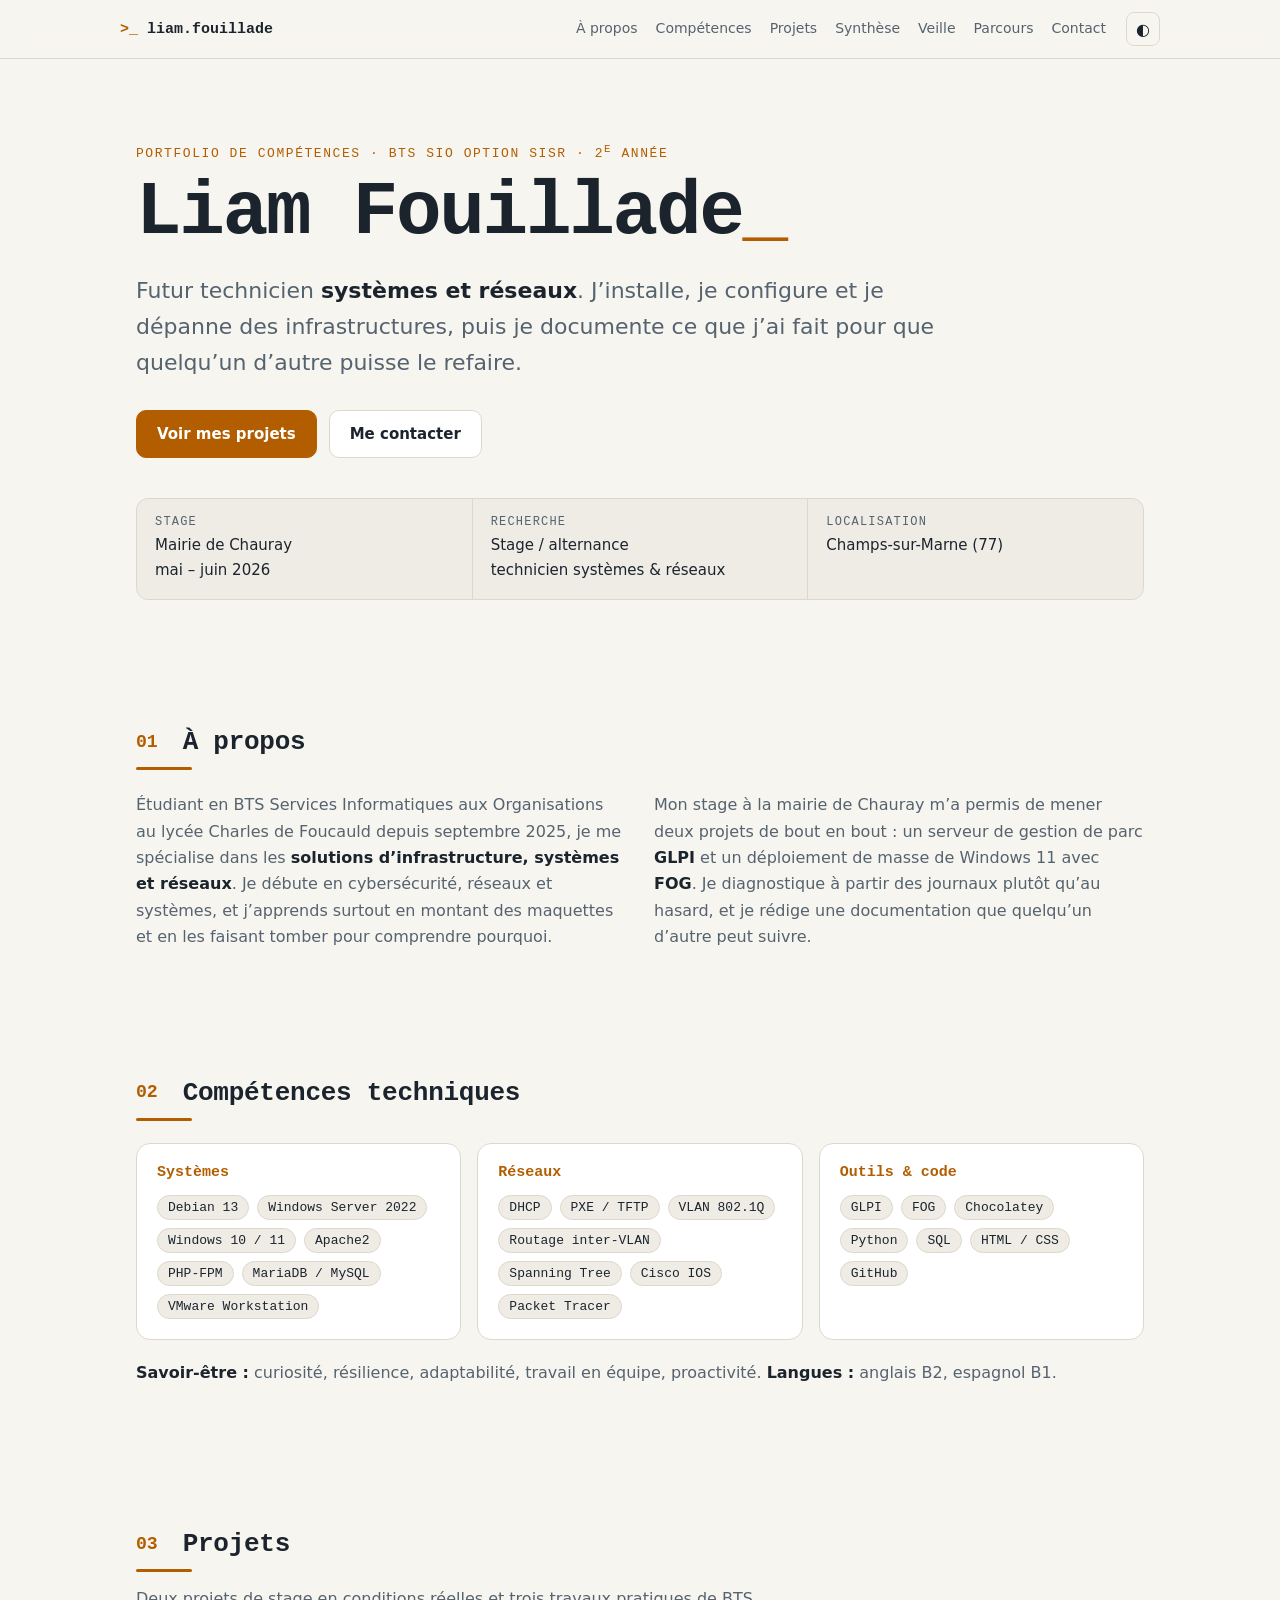
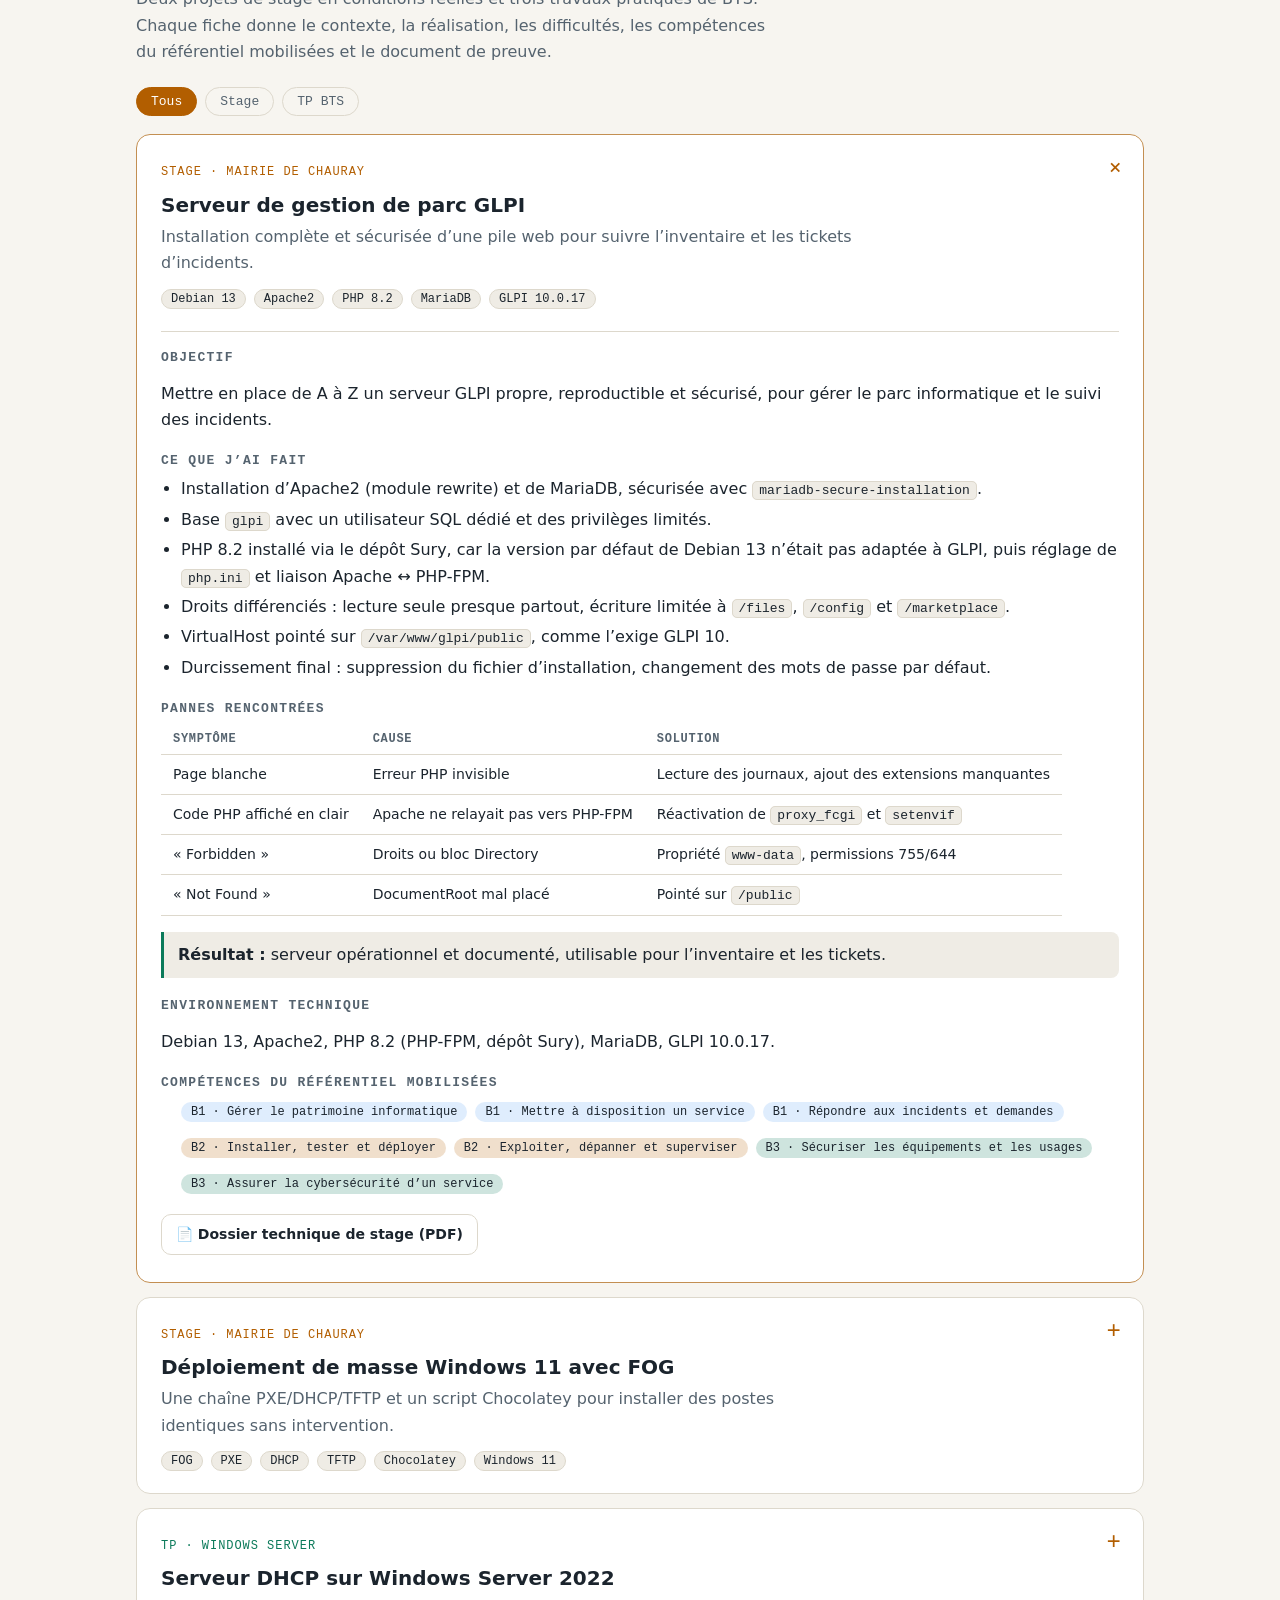
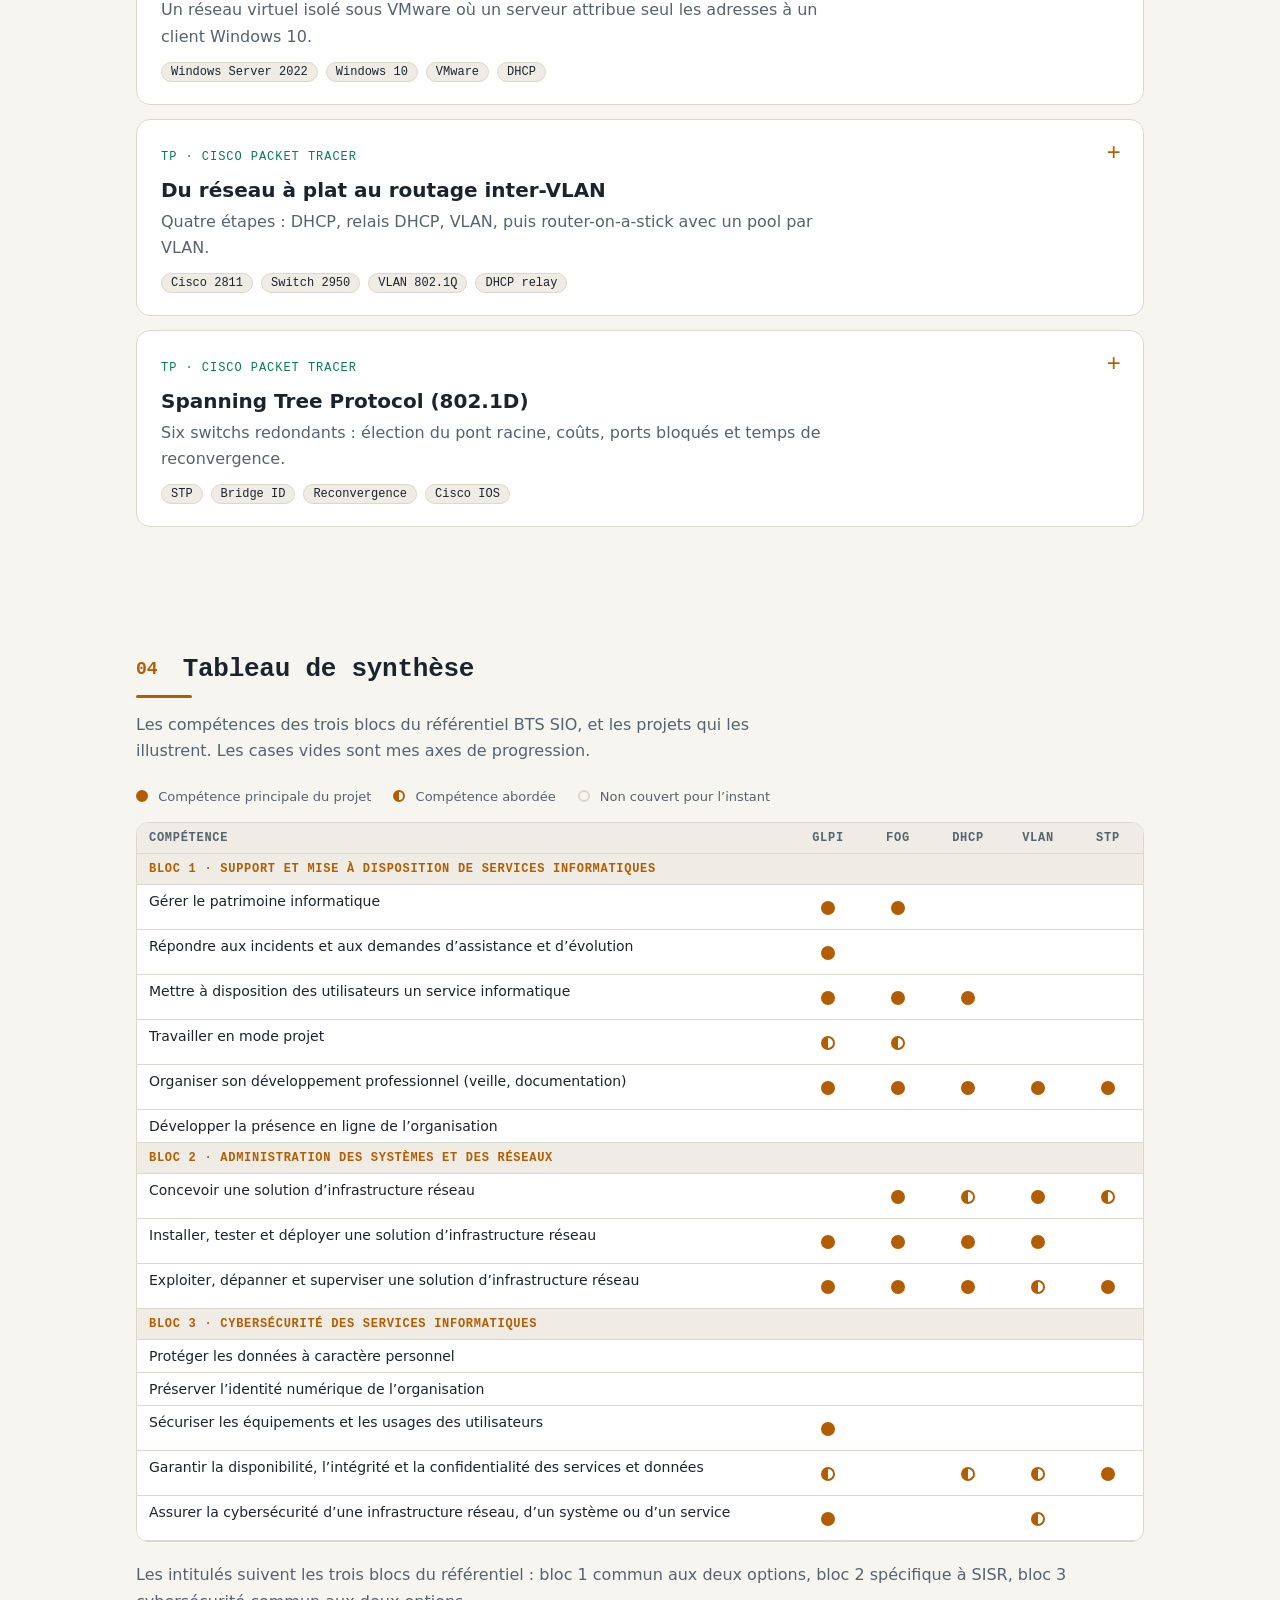
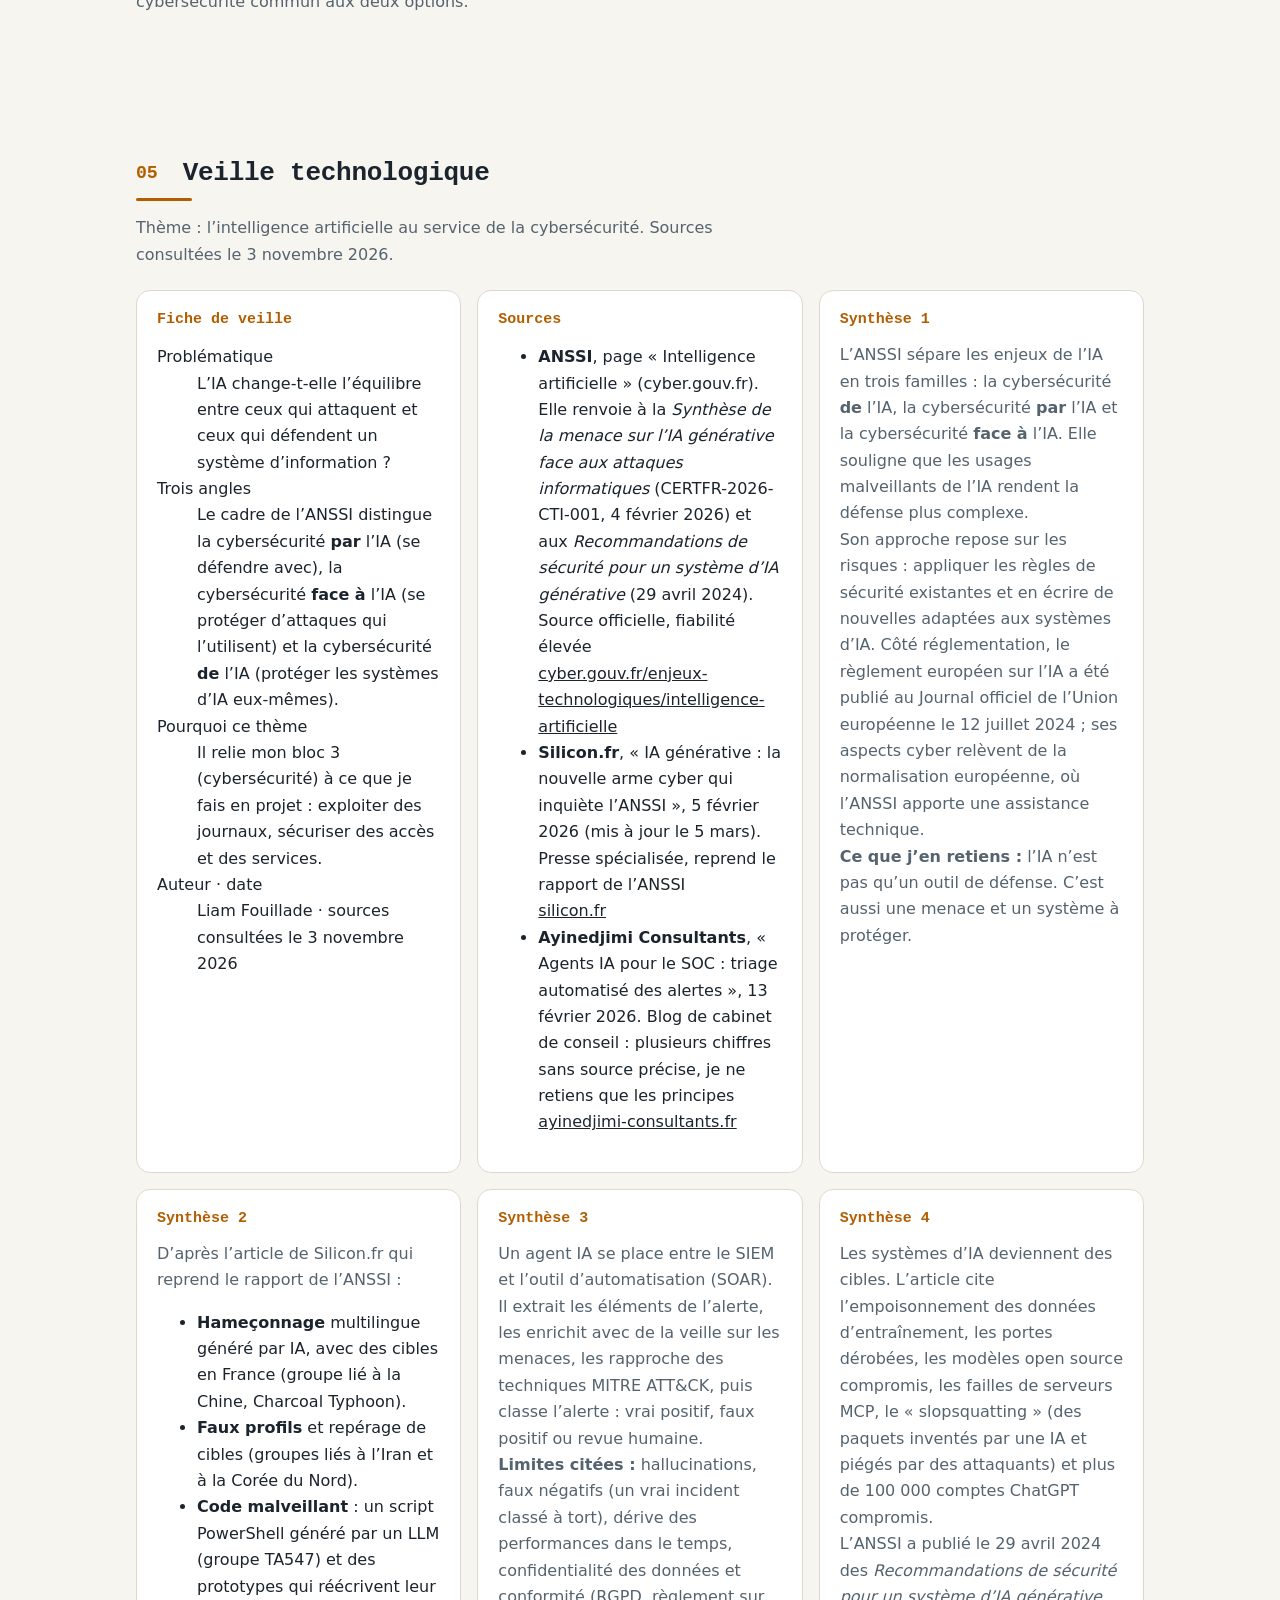
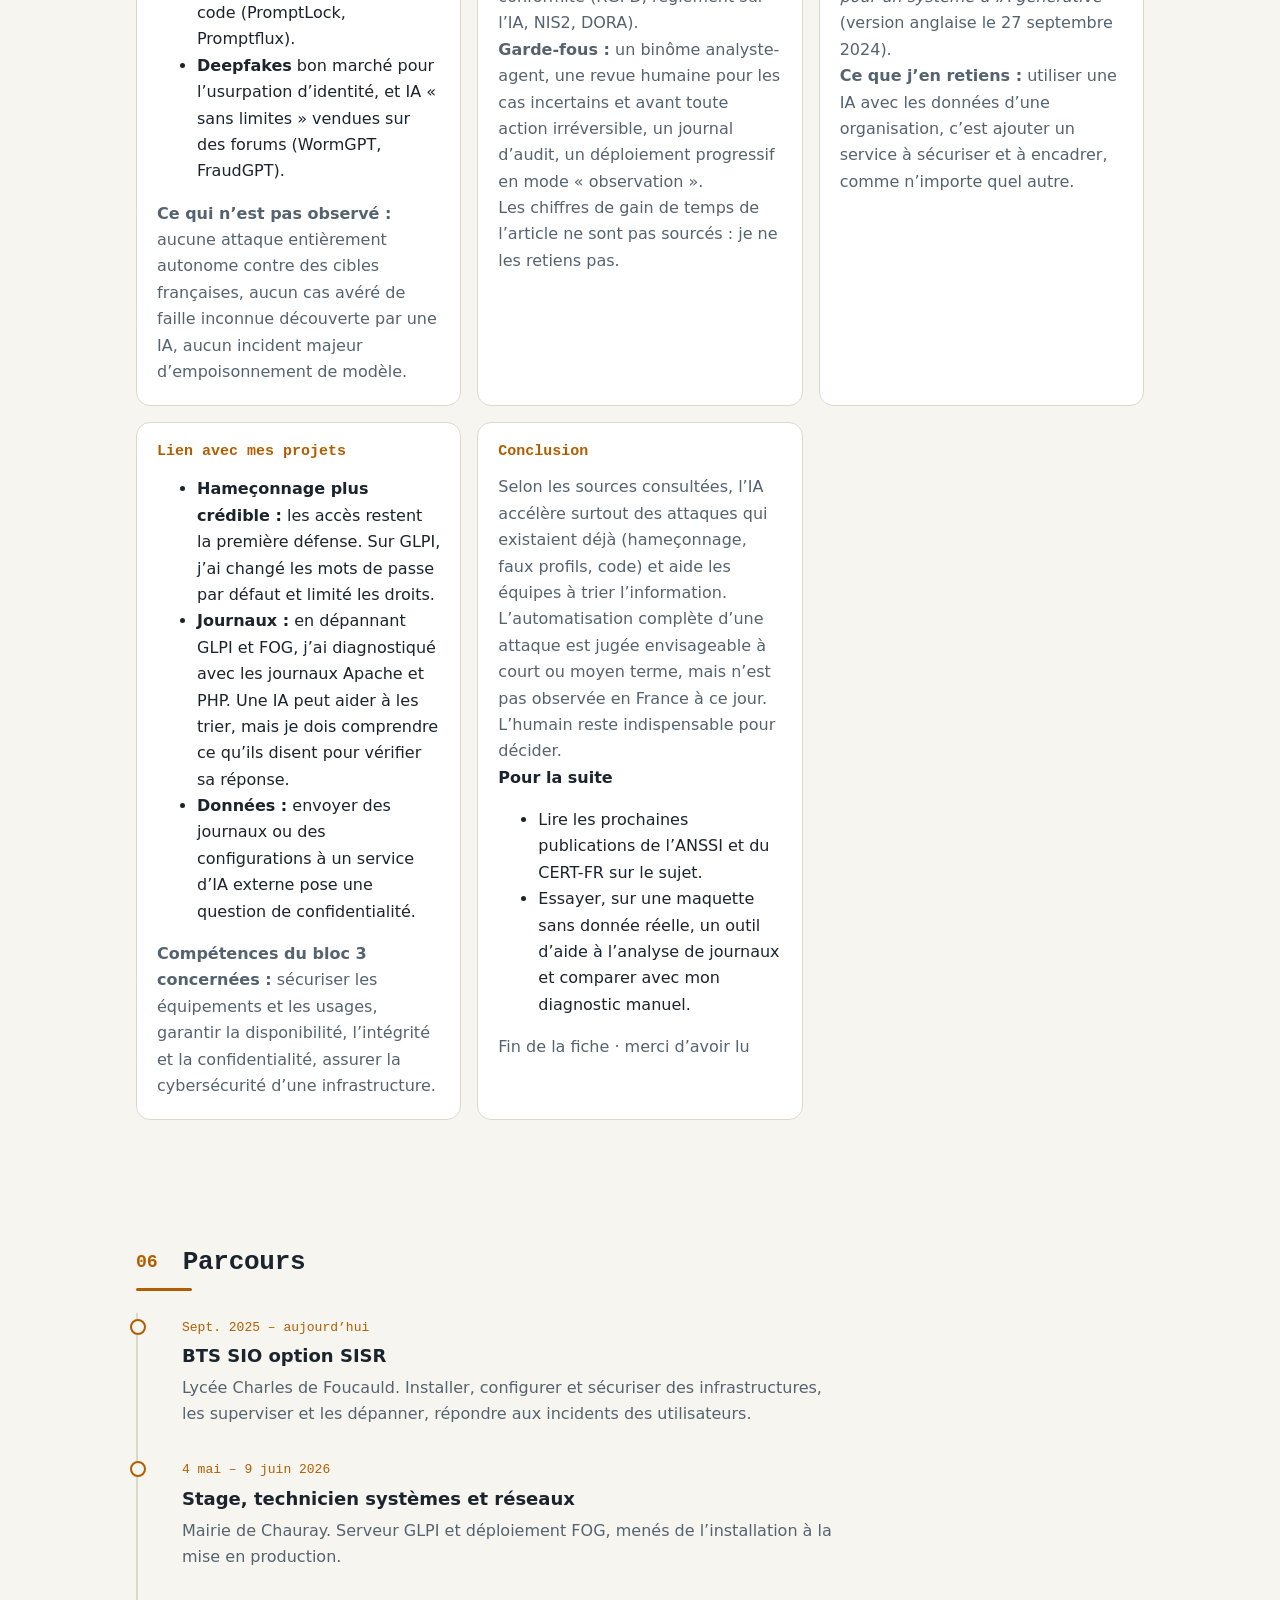
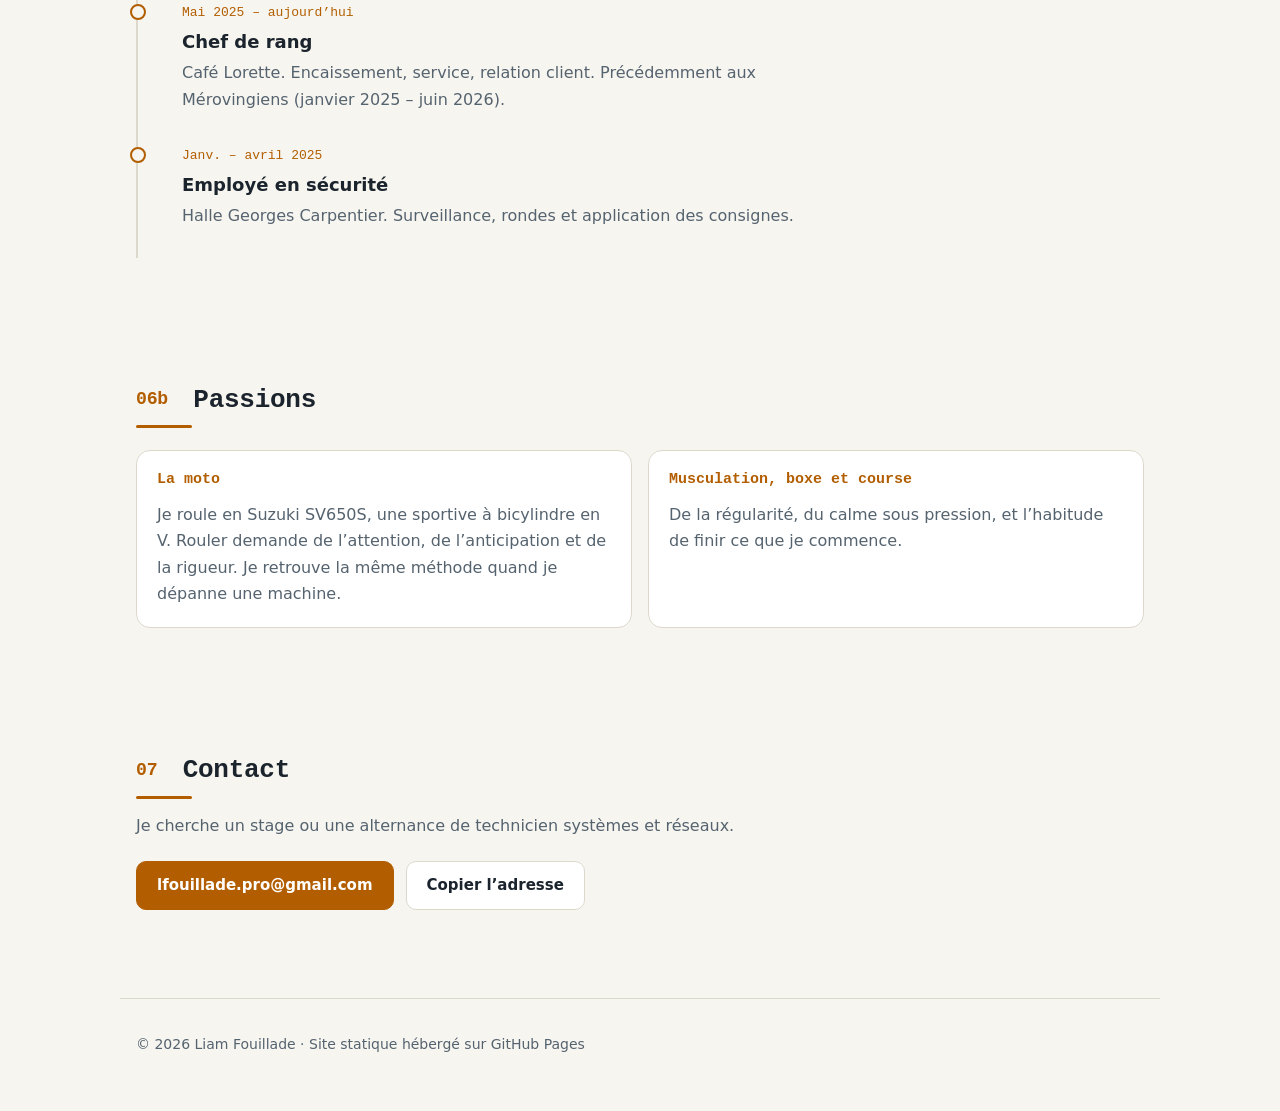
<file: classique.html>
<!doctype html>
<html lang="fr">
<head>
<meta charset="utf-8">
<meta name="viewport" content="width=device-width, initial-scale=1">
<title>Liam Fouillade — Systèmes & Réseaux</title>
<meta name="description" content="Portfolio de Liam Fouillade, étudiant en BTS SIO option SISR : GLPI, FOG, DHCP, VLAN, Spanning Tree.">
<link rel="icon" href="data:image/svg+xml,%3Csvg xmlns='http://www.w3.org/2000/svg' viewBox='0 0 32 32'%3E%3Crect width='32' height='32' rx='7' fill='%230f1720'/%3E%3Ctext x='16' y='22' font-family='monospace' font-size='16' font-weight='700' text-anchor='middle' fill='%23f5a623'%3E%3E_%3C/text%3E%3C/svg%3E">
<script>document.documentElement.classList.add("js")</script>
<link rel="stylesheet" href="style.css">
</head>
<body>
<a class="skip" href="#projets">Aller aux projets</a>
<div id="progress" aria-hidden="true"></div>

<header class="top">
  <a class="brand" href="#top" aria-label="Accueil"><span class="prompt">&gt;_</span> liam.fouillade</a>
  <nav aria-label="Navigation principale">
    <a href="#apropos">À propos</a>
    <a href="#competences">Compétences</a>
    <a href="#projets">Projets</a>
    <a href="#synthese">Synthèse</a>
    <a href="#veille">Veille</a>
    <a href="#parcours">Parcours</a>
    <a href="#contact">Contact</a>
  </nav>
  <button id="theme" class="theme" type="button" aria-label="Changer de thème">◐</button>
</header>

<main id="top">
  <section class="hero">
    <p class="eyebrow">Portfolio de compétences · BTS SIO option SISR · 2<sup>e</sup> année</p>
    <h1>Liam Fouillade<span class="cursor" aria-hidden="true">_</span></h1>
    <p class="lead">Futur technicien <strong>systèmes et réseaux</strong>. J’installe, je configure et je dépanne des infrastructures, puis je documente ce que j’ai fait pour que quelqu’un d’autre puisse le refaire.</p>
    <div class="cta">
      <a class="btn primary" href="#projets">Voir mes projets</a>
      <a class="btn" href="mailto:lfouillade.pro@gmail.com">Me contacter</a>
    </div>
    <dl class="facts">
      <div><dt>Stage</dt><dd>Mairie de Chauray<br>mai – juin 2026</dd></div>
      <div><dt>Recherche</dt><dd>Stage / alternance<br>technicien systèmes & réseaux</dd></div>
      <div><dt>Localisation</dt><dd>Champs-sur-Marne (77)</dd></div>
    </dl>
  </section>

  <section id="apropos">
    <h2><span class="num">01</span> À propos</h2>
    <div class="two">
      <p>Étudiant en BTS Services Informatiques aux Organisations au lycée Charles de Foucauld depuis septembre 2025, je me spécialise dans les <strong>solutions d’infrastructure, systèmes et réseaux</strong>. Je débute en cybersécurité, réseaux et systèmes, et j’apprends surtout en montant des maquettes et en les faisant tomber pour comprendre pourquoi.</p>
      <p>Mon stage à la mairie de Chauray m’a permis de mener deux projets de bout en bout : un serveur de gestion de parc <strong>GLPI</strong> et un déploiement de masse de Windows 11 avec <strong>FOG</strong>. Je diagnostique à partir des journaux plutôt qu’au hasard, et je rédige une documentation que quelqu’un d’autre peut suivre.</p>
    </div>
  </section>

  <section id="competences">
    <h2><span class="num">02</span> Compétences techniques</h2>
    <div class="grid3">
      <article class="card">
        <h3>Systèmes</h3>
        <ul class="tags">
          <li>Debian 13</li><li>Windows Server 2022</li><li>Windows 10 / 11</li><li>Apache2</li><li>PHP-FPM</li><li>MariaDB / MySQL</li><li>VMware Workstation</li>
        </ul>
      </article>
      <article class="card">
        <h3>Réseaux</h3>
        <ul class="tags">
          <li>DHCP</li><li>PXE / TFTP</li><li>VLAN 802.1Q</li><li>Routage inter-VLAN</li><li>Spanning Tree</li><li>Cisco IOS</li><li>Packet Tracer</li>
        </ul>
      </article>
      <article class="card">
        <h3>Outils & code</h3>
        <ul class="tags">
          <li>GLPI</li><li>FOG</li><li>Chocolatey</li><li>Python</li><li>SQL</li><li>HTML / CSS</li><li>GitHub</li>
        </ul>
      </article>
    </div>
    <p class="note"><strong>Savoir-être :</strong> curiosité, résilience, adaptabilité, travail en équipe, proactivité. <strong>Langues :</strong> anglais B2, espagnol B1.</p>
  </section>

  <section id="projets">
    <h2><span class="num">03</span> Projets</h2>
    <p class="sub">Deux projets de stage en conditions réelles et trois travaux pratiques de BTS. Chaque fiche donne le contexte, la réalisation, les difficultés, les compétences du référentiel mobilisées et le document de preuve.</p>

    <div class="filters" role="group" aria-label="Filtrer les projets">
      <button class="chip on" data-f="all" type="button">Tous</button>
      <button class="chip" data-f="stage" type="button">Stage</button>
      <button class="chip" data-f="tp" type="button">TP BTS</button>
    </div>

    <div class="projects">

      <details class="project" data-k="stage" open>
        <summary>
          <span class="badge">Stage · Mairie de Chauray</span>
          <h3>Serveur de gestion de parc GLPI</h3>
          <p>Installation complète et sécurisée d’une pile web pour suivre l’inventaire et les tickets d’incidents.</p>
          <ul class="tags small"><li>Debian 13</li><li>Apache2</li><li>PHP 8.2</li><li>MariaDB</li><li>GLPI 10.0.17</li></ul>
        </summary>
        <div class="body">
          <h4>Objectif</h4>
          <p>Mettre en place de A à Z un serveur GLPI propre, reproductible et sécurisé, pour gérer le parc informatique et le suivi des incidents.</p>
          <h4>Ce que j’ai fait</h4>
          <ul>
            <li>Installation d’Apache2 (module rewrite) et de MariaDB, sécurisée avec <code>mariadb-secure-installation</code>.</li>
            <li>Base <code>glpi</code> avec un utilisateur SQL dédié et des privilèges limités.</li>
            <li>PHP 8.2 installé via le dépôt Sury, car la version par défaut de Debian 13 n’était pas adaptée à GLPI, puis réglage de <code>php.ini</code> et liaison Apache ↔ PHP-FPM.</li>
            <li>Droits différenciés : lecture seule presque partout, écriture limitée à <code>/files</code>, <code>/config</code> et <code>/marketplace</code>.</li>
            <li>VirtualHost pointé sur <code>/var/www/glpi/public</code>, comme l’exige GLPI 10.</li>
            <li>Durcissement final : suppression du fichier d’installation, changement des mots de passe par défaut.</li>
          </ul>
          <h4>Pannes rencontrées</h4>
          <table>
            <thead><tr><th>Symptôme</th><th>Cause</th><th>Solution</th></tr></thead>
            <tbody>
              <tr><td>Page blanche</td><td>Erreur PHP invisible</td><td>Lecture des journaux, ajout des extensions manquantes</td></tr>
              <tr><td>Code PHP affiché en clair</td><td>Apache ne relayait pas vers PHP-FPM</td><td>Réactivation de <code>proxy_fcgi</code> et <code>setenvif</code></td></tr>
              <tr><td>« Forbidden »</td><td>Droits ou bloc Directory</td><td>Propriété <code>www-data</code>, permissions 755/644</td></tr>
              <tr><td>« Not Found »</td><td>DocumentRoot mal placé</td><td>Pointé sur <code>/public</code></td></tr>
            </tbody>
          </table>
          <p class="result"><strong>Résultat :</strong> serveur opérationnel et documenté, utilisable pour l’inventaire et les tickets.</p>
                  <h4>Environnement technique</h4>
          <p>Debian 13, Apache2, PHP 8.2 (PHP-FPM, dépôt Sury), MariaDB, GLPI 10.0.17.</p>
          <h4>Compétences du référentiel mobilisées</h4>
          <ul class="tags small skills"><li class="b1">B1 · Gérer le patrimoine informatique</li><li class="b1">B1 · Mettre à disposition un service</li><li class="b1">B1 · Répondre aux incidents et demandes</li><li class="b2">B2 · Installer, tester et déployer</li><li class="b2">B2 · Exploiter, dépanner et superviser</li><li class="b3">B3 · Sécuriser les équipements et les usages</li><li class="b3">B3 · Assurer la cybersécurité d’un service</li></ul>
          <p class="doc"><a class="btn" href="docs/dossier-stage-glpi-fog.pdf" target="_blank" rel="noopener">📄 Dossier technique de stage (PDF)</a></p>
        </div>
      </details>

      <details class="project" data-k="stage">
        <summary>
          <span class="badge">Stage · Mairie de Chauray</span>
          <h3>Déploiement de masse Windows 11 avec FOG</h3>
          <p>Une chaîne PXE/DHCP/TFTP et un script Chocolatey pour installer des postes identiques sans intervention.</p>
          <ul class="tags small"><li>FOG</li><li>PXE</li><li>DHCP</li><li>TFTP</li><li>Chocolatey</li><li>Windows 11</li></ul>
        </summary>
        <div class="body">
          <h4>Objectif</h4>
          <p>Déployer Windows 11 et un socle logiciel complet sur plusieurs postes à la fois, sans réinstaller chaque machine à la main.</p>
          <h4>Architecture</h4>
          <ul>
            <li>Serveur FOG : interface web, stockage des images, tâches de capture et de déploiement.</li>
            <li>DHCP sur le serveur FOG avec options PXE 66/67 pour que les postes trouvent le démarrage réseau.</li>
            <li>Poste modèle Windows 11 capturé en image disque multi-partitions (<code>Win11full</code>).</li>
          </ul>
          <h4>Automatisation</h4>
          <p>Une tâche planifiée lance au premier démarrage un script qui installe via Chocolatey les logiciels courants (navigateurs, VLC, LibreOffice, Adobe Reader, TeamViewer, Citrix Workspace, Office 365…) et via des installateurs locaux les outils spécifiques. La tâche se supprime ensuite pour éviter toute réinstallation.</p>
          <h4>Pannes rencontrées</h4>
          <table>
            <thead><tr><th>Symptôme</th><th>Cause</th><th>Solution</th></tr></thead>
            <tbody>
              <tr><td>Capture réussie, finalisation en échec</td><td>Compte FTP de FOG mal configuré</td><td>Correction du compte <code>fogproject</code></td></tr>
              <tr><td>Image <code>Win11</code> inutilisable</td><td>Fichier vide, capture mal finalisée</td><td>Récupération depuis le dossier temporaire, bascule sur <code>Win11full</code></td></tr>
              <tr><td>Blocages de droits</td><td>Permissions sur <code>/images</code></td><td>Ouverture temporaire, propriété rétablie</td></tr>
            </tbody>
          </table>
          <p class="result"><strong>Résultat :</strong> parc déployé de façon homogène, avec une procédure réutilisable.</p>
                  <h4>Environnement technique</h4>
          <p>Serveur FOG, DHCP avec options PXE 66/67, TFTP, FTP/NFS, poste modèle Windows 11, Chocolatey.</p>
          <h4>Compétences du référentiel mobilisées</h4>
          <ul class="tags small skills"><li class="b1">B1 · Gérer le patrimoine informatique</li><li class="b1">B1 · Mettre à disposition un service</li><li class="b2">B2 · Concevoir une solution d’infrastructure</li><li class="b2">B2 · Installer, tester et déployer</li><li class="b2">B2 · Exploiter, dépanner et superviser</li></ul>
          <p class="doc"><a class="btn" href="docs/dossier-stage-glpi-fog.pdf" target="_blank" rel="noopener">📄 Dossier technique de stage (PDF)</a></p>
        </div>
      </details>

      <details class="project" data-k="tp">
        <summary>
          <span class="badge alt">TP · Windows Server</span>
          <h3>Serveur DHCP sur Windows Server 2022</h3>
          <p>Un réseau virtuel isolé sous VMware où un serveur attribue seul les adresses à un client Windows 10.</p>
          <ul class="tags small"><li>Windows Server 2022</li><li>Windows 10</li><li>VMware</li><li>DHCP</li></ul>
        </summary>
        <div class="body">
          <h4>Objectif</h4>
          <p>Faire distribuer automatiquement une adresse IP par un serveur Windows Server 2022 à un poste Windows 10, sans interférence.</p>
          <h4>Démarche</h4>
          <ul>
            <li>Analyse des réseaux VMware : VMnet1 et VMnet8 ont déjà un DHCP intégré qui entrerait en concurrence, et le mode Bridged risquerait de distribuer des adresses sur le vrai réseau.</li>
            <li>Choix d’un <strong>LAN Segment</strong> : réseau totalement isolé où le serveur est le seul DHCP.</li>
            <li>IP statique pour le serveur, hors de la plage distribuée, puis installation du rôle DHCP.</li>
            <li>Création de l’étendue <code>LANM2L</code> : 172.16.2.10 à 172.16.2.16, masque 255.255.255.0.</li>
          </ul>
          <p class="result"><strong>Résultat :</strong> le client a reçu 172.16.2.10, la première adresse de la plage. La documentation inclut un tableau de dépannage (adresse VMware reçue, pare-feu ICMP, étendue désactivée, plage pleine) et un glossaire.</p>
                  <h4>Environnement technique</h4>
          <p>VMware Workstation, Windows Server 2022, Windows 10 (build 19045), LAN Segment isolé, étendue 172.16.2.10 à 172.16.2.16.</p>
          <h4>Compétences du référentiel mobilisées</h4>
          <ul class="tags small skills"><li class="b1">B1 · Mettre à disposition un service</li><li class="b2">B2 · Installer, tester et déployer</li><li class="b2">B2 · Exploiter, dépanner et superviser</li></ul>
          <p class="doc"><a class="btn" href="docs/tp-dhcp-windows-server.pdf" target="_blank" rel="noopener">📄 Documentation du TP DHCP (PDF)</a></p>
        </div>
      </details>

      <details class="project" data-k="tp">
        <summary>
          <span class="badge alt">TP · Cisco Packet Tracer</span>
          <h3>Du réseau à plat au routage inter-VLAN</h3>
          <p>Quatre étapes : DHCP, relais DHCP, VLAN, puis router-on-a-stick avec un pool par VLAN.</p>
          <ul class="tags small"><li>Cisco 2811</li><li>Switch 2950</li><li>VLAN 802.1Q</li><li>DHCP relay</li></ul>
        </summary>
        <div class="body">
          <h4>Progression</h4>
          <table>
            <thead><tr><th>Étape</th><th>Configuration</th><th>Résultat</th></tr></thead>
            <tbody>
              <tr><td>1</td><td>Serveur DHCP et 4 PC sur un même switch</td><td>Tous adressés, sans routeur</td></tr>
              <tr><td>2</td><td>Routeur avec relais DHCP (<code>ip helper-address</code>)</td><td>Tous adressés, un seul réseau</td></tr>
              <tr><td>3</td><td>VLAN 2 INFO et VLAN 3 VENTE sur le switch</td><td>VLAN isolés, pas d’adresse</td></tr>
              <tr><td>4</td><td>Trunk 802.1Q, sous-interfaces dot1Q, un pool par VLAN</td><td>VLAN séparés et routés entre eux</td></tr>
            </tbody>
          </table>
          <h4>Plan d’adressage final</h4>
          <p>VLAN 2 INFO en 172.16.0.0/24 (passerelle .254) et VLAN 3 VENTE en 172.17.0.0/24 (passerelle .254), réseau serveur en 172.18.0.0/24.</p>
          <h4>Esprit critique</h4>
          <p>J’ai relu mon propre fichier et relevé trois anomalies : une adresse résiduelle sur l’interface physique, deux pools couvrant la même plage, et un nom de pool avec une espace finale. J’ai aussi vérifié que la documentation ne dise rien de plus que ce que je sais expliquer.</p>
                  <h4>Environnement technique</h4>
          <p>Cisco Packet Tracer : routeur 2811, switch 2950-24, Server-PT, 4 PC. VLAN 2 INFO, VLAN 3 VENTE, trunk 802.1Q, sous-interfaces dot1Q.</p>
          <h4>Compétences du référentiel mobilisées</h4>
          <ul class="tags small skills"><li class="b2">B2 · Concevoir une solution d’infrastructure</li><li class="b2">B2 · Installer, tester et déployer</li><li class="b3">B3 · Segmenter pour sécuriser un réseau</li></ul>
          <p class="doc"><a class="btn" href="docs/tp-vlan-routage-inter-vlan.pdf" target="_blank" rel="noopener">📄 Documentation du TP VLAN (PDF)</a></p>
        </div>
      </details>

      <details class="project" data-k="tp">
        <summary>
          <span class="badge alt">TP · Cisco Packet Tracer</span>
          <h3>Spanning Tree Protocol (802.1D)</h3>
          <p>Six switchs redondants : élection du pont racine, coûts, ports bloqués et temps de reconvergence.</p>
          <ul class="tags small"><li>STP</li><li>Bridge ID</li><li>Reconvergence</li><li>Cisco IOS</li></ul>
        </summary>
        <div class="body">
          <h4>Objectif</h4>
          <p>Comprendre comment STP supprime les boucles d’un réseau redondant et comment il se rétablit après une panne.</p>
          <h4>Quatre scénarios testés</h4>
          <ul>
            <li><strong>Coupure d’un lien :</strong> un port bloqué prend le relais, avec 10 pings perdus pendant la reconvergence (30 à 50 s).</li>
            <li><strong>Liens Gigabit :</strong> STP préfère un chemin à deux sauts (coût 4 + 4 = 8) au lien direct FastEthernet (19).</li>
            <li><strong>Changement de priorité :</strong> <code>spanning-tree vlan 1 priority 8192</code> fait de SW2 le nouveau pont racine.</li>
            <li><strong>Panne du pont racine :</strong> avec un <code>ping -t</code> continu, 5 paquets perdus sur 157, puis SW1 est élu racine à la plus petite adresse MAC.</li>
          </ul>
          <h4>Mise en application</h4>
          <p>Avec des priorités imposées (4096 pour SW5 et SW3, 8192 pour SW1 et SW2, 20480 pour SW4), j’ai déterminé à la main le pont racine, les ports racine et les liens bloqués, en départageant les égalités par le Bridge ID. J’ai aussi expliqué pourquoi Cisco affiche 32769 au lieu de 32768 (extension d’identifiant de VLAN).</p>
                  <h4>Environnement technique</h4>
          <p>Cisco Packet Tracer : 6 switchs (SW1 à SW6), liens FastEthernet et Gigabit, commandes <code>show spanning-tree</code> et <code>spanning-tree vlan 1 priority</code>.</p>
          <h4>Compétences du référentiel mobilisées</h4>
          <ul class="tags small skills"><li class="b2">B2 · Concevoir une solution d’infrastructure</li><li class="b2">B2 · Exploiter, dépanner et superviser</li><li class="b3">B3 · Garantir la disponibilité des services</li></ul>
          <p class="doc"><a class="btn" href="docs/tp-spanning-tree.pdf" target="_blank" rel="noopener">📄 Compte rendu du TP Spanning Tree (PDF)</a></p>
        </div>
      </details>

    </div>
  </section>

  <section id="synthese">
    <h2><span class="num">04</span> Tableau de synthèse</h2>
    <p class="sub">Les compétences des trois blocs du référentiel BTS SIO, et les projets qui les illustrent. Les cases vides sont mes axes de progression.</p>
    <div class="legend"><span><i class="dot full"></i> Compétence principale du projet</span><span><i class="dot half"></i> Compétence abordée</span><span><i class="dot none"></i> Non couvert pour l’instant</span></div>
    <div class="scroll">
    <table class="matrix">
      <thead><tr><th scope="col">Compétence</th><th scope="col">GLPI</th><th scope="col">FOG</th><th scope="col">DHCP</th><th scope="col">VLAN</th><th scope="col">STP</th></tr></thead>
      <tbody>
        <tr class="grp"><th colspan="6">Bloc 1 · Support et mise à disposition de services informatiques</th></tr>
        <tr><th scope="row">Gérer le patrimoine informatique</th><td><i class="dot full" role="img" aria-label="Compétence principale"></i></td><td><i class="dot full" role="img" aria-label="Compétence principale"></i></td><td></td><td></td><td></td></tr>
        <tr><th scope="row">Répondre aux incidents et aux demandes d’assistance et d’évolution</th><td><i class="dot full" role="img" aria-label="Compétence principale"></i></td><td></td><td></td><td></td><td></td></tr>
        <tr><th scope="row">Mettre à disposition des utilisateurs un service informatique</th><td><i class="dot full" role="img" aria-label="Compétence principale"></i></td><td><i class="dot full" role="img" aria-label="Compétence principale"></i></td><td><i class="dot full" role="img" aria-label="Compétence principale"></i></td><td></td><td></td></tr>
        <tr><th scope="row">Travailler en mode projet</th><td><i class="dot half" role="img" aria-label="Compétence abordée"></i></td><td><i class="dot half" role="img" aria-label="Compétence abordée"></i></td><td></td><td></td><td></td></tr>
        <tr><th scope="row">Organiser son développement professionnel (veille, documentation)</th><td><i class="dot full" role="img" aria-label="Compétence principale"></i></td><td><i class="dot full" role="img" aria-label="Compétence principale"></i></td><td><i class="dot full" role="img" aria-label="Compétence principale"></i></td><td><i class="dot full" role="img" aria-label="Compétence principale"></i></td><td><i class="dot full" role="img" aria-label="Compétence principale"></i></td></tr>
        <tr><th scope="row">Développer la présence en ligne de l’organisation</th><td></td><td></td><td></td><td></td><td></td></tr>
        <tr class="grp"><th colspan="6">Bloc 2 · Administration des systèmes et des réseaux</th></tr>
        <tr><th scope="row">Concevoir une solution d’infrastructure réseau</th><td></td><td><i class="dot full" role="img" aria-label="Compétence principale"></i></td><td><i class="dot half" role="img" aria-label="Compétence abordée"></i></td><td><i class="dot full" role="img" aria-label="Compétence principale"></i></td><td><i class="dot half" role="img" aria-label="Compétence abordée"></i></td></tr>
        <tr><th scope="row">Installer, tester et déployer une solution d’infrastructure réseau</th><td><i class="dot full" role="img" aria-label="Compétence principale"></i></td><td><i class="dot full" role="img" aria-label="Compétence principale"></i></td><td><i class="dot full" role="img" aria-label="Compétence principale"></i></td><td><i class="dot full" role="img" aria-label="Compétence principale"></i></td><td></td></tr>
        <tr><th scope="row">Exploiter, dépanner et superviser une solution d’infrastructure réseau</th><td><i class="dot full" role="img" aria-label="Compétence principale"></i></td><td><i class="dot full" role="img" aria-label="Compétence principale"></i></td><td><i class="dot full" role="img" aria-label="Compétence principale"></i></td><td><i class="dot half" role="img" aria-label="Compétence abordée"></i></td><td><i class="dot full" role="img" aria-label="Compétence principale"></i></td></tr>
        <tr class="grp"><th colspan="6">Bloc 3 · Cybersécurité des services informatiques</th></tr>
        <tr><th scope="row">Protéger les données à caractère personnel</th><td></td><td></td><td></td><td></td><td></td></tr>
        <tr><th scope="row">Préserver l’identité numérique de l’organisation</th><td></td><td></td><td></td><td></td><td></td></tr>
        <tr><th scope="row">Sécuriser les équipements et les usages des utilisateurs</th><td><i class="dot full" role="img" aria-label="Compétence principale"></i></td><td></td><td></td><td></td><td></td></tr>
        <tr><th scope="row">Garantir la disponibilité, l’intégrité et la confidentialité des services et données</th><td><i class="dot half" role="img" aria-label="Compétence abordée"></i></td><td></td><td><i class="dot half" role="img" aria-label="Compétence abordée"></i></td><td><i class="dot half" role="img" aria-label="Compétence abordée"></i></td><td><i class="dot full" role="img" aria-label="Compétence principale"></i></td></tr>
        <tr><th scope="row">Assurer la cybersécurité d’une infrastructure réseau, d’un système ou d’un service</th><td><i class="dot full" role="img" aria-label="Compétence principale"></i></td><td></td><td></td><td><i class="dot half" role="img" aria-label="Compétence abordée"></i></td><td></td></tr>
      </tbody>
    </table>
    </div>
    <p class="note">Les intitulés suivent les trois blocs du référentiel : bloc 1 commun aux deux options, bloc 2 spécifique à SISR, bloc 3 cybersécurité commun aux deux options.</p>
  </section>

  <section id="veille">
    <h2><span class="num">05</span> Veille technologique</h2>
    <p class="sub">Thème : l’intelligence artificielle au service de la cybersécurité. Sources consultées le 3 novembre 2026.</p>
    <div class="grid2">
<article class="card"><h3>Fiche de veille</h3>
  
  
  <dl class="fiche">
    <dt>Problématique</dt><dd>L’IA change-t-elle l’équilibre entre ceux qui attaquent et ceux qui défendent un système d’information ?</dd>
    <dt>Trois angles</dt><dd>Le cadre de l’ANSSI distingue la cybersécurité <b>par</b> l’IA (se défendre avec), la cybersécurité <b>face à</b> l’IA (se protéger d’attaques qui l’utilisent) et la cybersécurité <b>de</b> l’IA (protéger les systèmes d’IA eux-mêmes).</dd>
    <dt>Pourquoi ce thème</dt><dd>Il relie mon bloc 3 (cybersécurité) à ce que je fais en projet : exploiter des journaux, sécuriser des accès et des services.</dd>
    <dt>Auteur · date</dt><dd>Liam Fouillade · sources consultées le 3 novembre 2026</dd>
  </dl>
</article>
<article class="card"><h3>Sources</h3>
  
  
  <ul class="src">
    <li><b>ANSSI</b>, page « Intelligence artificielle » (cyber.gouv.fr). Elle renvoie à la <i>Synthèse de la menace sur l’IA générative face aux attaques informatiques</i> (CERTFR-2026-CTI-001, 4 février 2026) et aux <i>Recommandations de sécurité pour un système d’IA générative</i> (29 avril 2024). <span class="fi hi">Source officielle, fiabilité élevée</span><br><a href="https://cyber.gouv.fr/enjeux-technologiques/intelligence-artificielle/" target="_blank" rel="noopener">cyber.gouv.fr/enjeux-technologiques/intelligence-artificielle</a></li>
    <li><b>Silicon.fr</b>, « IA générative : la nouvelle arme cyber qui inquiète l’ANSSI », 5 février 2026 (mis à jour le 5 mars). <span class="fi mid">Presse spécialisée, reprend le rapport de l’ANSSI</span><br><a href="https://www.silicon.fr/cybersecurite-1371/ia-generative-la-nouvelle-arme-cyber-qui-inquiete-lanssi-225573" target="_blank" rel="noopener">silicon.fr</a></li>
    <li><b>Ayinedjimi Consultants</b>, « Agents IA pour le SOC : triage automatisé des alertes », 13 février 2026. <span class="fi low">Blog de cabinet de conseil : plusieurs chiffres sans source précise, je ne retiens que les principes</span><br><a href="https://ayinedjimi-consultants.fr/articles/ia-agents-soc-triage-alertes" target="_blank" rel="noopener">ayinedjimi-consultants.fr</a></li>
  </ul>
</article>
<article class="card"><h3>Synthèse 1</h3>
  
  
  <p>L’ANSSI sépare les enjeux de l’IA en trois familles : la cybersécurité <b>de</b> l’IA, la cybersécurité <b>par</b> l’IA et la cybersécurité <b>face à</b> l’IA. Elle souligne que les usages malveillants de l’IA rendent la défense plus complexe.</p>
  <p>Son approche repose sur les risques : appliquer les règles de sécurité existantes et en écrire de nouvelles adaptées aux systèmes d’IA. Côté réglementation, le règlement européen sur l’IA a été publié au Journal officiel de l’Union européenne le 12 juillet 2024 ; ses aspects cyber relèvent de la normalisation européenne, où l’ANSSI apporte une assistance technique.</p>
  <p class="take"><b>Ce que j’en retiens :</b> l’IA n’est pas qu’un outil de défense. C’est aussi une menace et un système à protéger.</p>
</article>
<article class="card"><h3>Synthèse 2</h3>
  
  
  <p>D’après l’article de Silicon.fr qui reprend le rapport de l’ANSSI :</p>
  <ul>
    <li><b>Hameçonnage</b> multilingue généré par IA, avec des cibles en France (groupe lié à la Chine, Charcoal Typhoon).</li>
    <li><b>Faux profils</b> et repérage de cibles (groupes liés à l’Iran et à la Corée du Nord).</li>
    <li><b>Code malveillant</b> : un script PowerShell généré par un LLM (groupe TA547) et des prototypes qui réécrivent leur code (PromptLock, Promptflux).</li>
    <li><b>Deepfakes</b> bon marché pour l’usurpation d’identité, et IA « sans limites » vendues sur des forums (WormGPT, FraudGPT).</li>
  </ul>
  <p class="take"><b>Ce qui n’est pas observé :</b> aucune attaque entièrement autonome contre des cibles françaises, aucun cas avéré de faille inconnue découverte par une IA, aucun incident majeur d’empoisonnement de modèle.</p>
</article>
<article class="card"><h3>Synthèse 3</h3>
  
  
  <p>Un agent IA se place entre le SIEM et l’outil d’automatisation (SOAR). Il extrait les éléments de l’alerte, les enrichit avec de la veille sur les menaces, les rapproche des techniques MITRE ATT&amp;CK, puis classe l’alerte : vrai positif, faux positif ou revue humaine.</p>
  <p><b>Limites citées :</b> hallucinations, faux négatifs (un vrai incident classé à tort), dérive des performances dans le temps, confidentialité des données et conformité (RGPD, règlement sur l’IA, NIS2, DORA).</p>
  <p><b>Garde-fous :</b> un binôme analyste-agent, une revue humaine pour les cas incertains et avant toute action irréversible, un journal d’audit, un déploiement progressif en mode « observation ».</p>
  <p class="note">Les chiffres de gain de temps de l’article ne sont pas sourcés : je ne les retiens pas.</p>
</article>
<article class="card"><h3>Synthèse 4</h3>
  
  
  <p>Les systèmes d’IA deviennent des cibles. L’article cite l’empoisonnement des données d’entraînement, les portes dérobées, les modèles open source compromis, les failles de serveurs MCP, le « slopsquatting » (des paquets inventés par une IA et piégés par des attaquants) et plus de 100 000 comptes ChatGPT compromis.</p>
  <p>L’ANSSI a publié le 29 avril 2024 des <i>Recommandations de sécurité pour un système d’IA générative</i> (version anglaise le 27 septembre 2024).</p>
  <p class="take"><b>Ce que j’en retiens :</b> utiliser une IA avec les données d’une organisation, c’est ajouter un service à sécuriser et à encadrer, comme n’importe quel autre.</p>
</article>
<article class="card"><h3>Lien avec mes projets</h3>
  
  
  <ul>
    <li><b>Hameçonnage plus crédible :</b> les accès restent la première défense. Sur GLPI, j’ai changé les mots de passe par défaut et limité les droits.</li>
    <li><b>Journaux :</b> en dépannant GLPI et FOG, j’ai diagnostiqué avec les journaux Apache et PHP. Une IA peut aider à les trier, mais je dois comprendre ce qu’ils disent pour vérifier sa réponse.</li>
    <li><b>Données :</b> envoyer des journaux ou des configurations à un service d’IA externe pose une question de confidentialité.</li>
  </ul>
  <p class="take"><b>Compétences du bloc 3 concernées :</b> sécuriser les équipements et les usages, garantir la disponibilité, l’intégrité et la confidentialité, assurer la cybersécurité d’une infrastructure.</p>
</article>
<article class="card"><h3>Conclusion</h3>
  
  
  <p>Selon les sources consultées, l’IA accélère surtout des attaques qui existaient déjà (hameçonnage, faux profils, code) et aide les équipes à trier l’information. L’automatisation complète d’une attaque est jugée envisageable à court ou moyen terme, mais n’est pas observée en France à ce jour. L’humain reste indispensable pour décider.</p>
  <h4>Pour la suite</h4>
  <ul>
    <li>Lire les prochaines publications de l’ANSSI et du CERT-FR sur le sujet.</li>
    <li>Essayer, sur une maquette sans donnée réelle, un outil d’aide à l’analyse de journaux et comparer avec mon diagnostic manuel.</li>
  </ul>
  <p class="fin">Fin de la fiche · merci d’avoir lu</p>
</article>
    </div>
  </section>

  <section id="parcours">
    <h2><span class="num">06</span> Parcours</h2>
    <ol class="timeline">
      <li>
        <time>Sept. 2025 – aujourd’hui</time>
        <h3>BTS SIO option SISR</h3>
        <p>Lycée Charles de Foucauld. Installer, configurer et sécuriser des infrastructures, les superviser et les dépanner, répondre aux incidents des utilisateurs.</p>
      </li>
      <li>
        <time>4 mai – 9 juin 2026</time>
        <h3>Stage, technicien systèmes et réseaux</h3>
        <p>Mairie de Chauray. Serveur GLPI et déploiement FOG, menés de l’installation à la mise en production.</p>
      </li>
      <li>
        <time>Mai 2025 – aujourd’hui</time>
        <h3>Chef de rang</h3>
        <p>Café Lorette. Encaissement, service, relation client. Précédemment aux Mérovingiens (janvier 2025 – juin 2026).</p>
      </li>
      <li>
        <time>Janv. – avril 2025</time>
        <h3>Employé en sécurité</h3>
        <p>Halle Georges Carpentier. Surveillance, rondes et application des consignes.</p>
      </li>
    </ol>
  </section>

  <section id="passions">
    <h2><span class="num">06b</span> Passions</h2>
    <div class="grid2">
      <article class="card"><h3>La moto</h3><p>Je roule en Suzuki SV650S, une sportive à bicylindre en V. Rouler demande de l’attention, de l’anticipation et de la rigueur. Je retrouve la même méthode quand je dépanne une machine.</p></article>
      <article class="card"><h3>Musculation, boxe et course</h3><p>De la régularité, du calme sous pression, et l’habitude de finir ce que je commence.</p></article>
    </div>
  </section>

  <section id="contact">
    <h2><span class="num">07</span> Contact</h2>
    <p class="sub">Je cherche un stage ou une alternance de technicien systèmes et réseaux.</p>
    <div class="contact">
      <a class="btn primary" id="mail" href="mailto:lfouillade.pro@gmail.com">lfouillade.pro@gmail.com</a>
      <button class="btn" id="copy" type="button">Copier l’adresse</button>
      <!-- <a class="btn" href="https://github.com/TON-PSEUDO">GitHub</a> -->
      <!-- <a class="btn" href="CV_Liam_Fouillade.pdf" download>Télécharger mon CV</a> -->
    </div>
  </section>
</main>

<footer>
  <p>© <span id="year">2026</span> Liam Fouillade · Site statique hébergé sur GitHub Pages</p>
</footer>
<button id="up" type="button" aria-label="Retour en haut">↑</button>
<div id="toast" role="status" aria-live="polite"></div>
<script src="script.js"></script>
</body>
</html>
</file>
<file: style.css>
:root{
  --bg:#0d141b; --bg2:#121c26; --card:#16212d; --line:#243447;
  --text:#e6edf3; --muted:#93a4b5; --accent:#f5a623; --accent-ink:#1a1204; --ok:#4fd1a5;
  --mono:ui-monospace,"SF Mono","JetBrains Mono",Menlo,Consolas,monospace;
  --sans:system-ui,-apple-system,"Segoe UI",Roboto,"Helvetica Neue",sans-serif;
}
:root[data-theme="light"]{
  --bg:#f7f5f0; --bg2:#efece5; --card:#ffffff; --line:#ddd8cc;
  --text:#1b242d; --muted:#55636f; --accent:#b25e00; --accent-ink:#ffffff; --ok:#0b7a5a;
}
@media (prefers-color-scheme: light){
  :root:not([data-theme="dark"]){
    --bg:#f7f5f0; --bg2:#efece5; --card:#ffffff; --line:#ddd8cc;
    --text:#1b242d; --muted:#55636f; --accent:#b25e00; --accent-ink:#ffffff; --ok:#0b7a5a;
  }
}
*{box-sizing:border-box}
html{scroll-behavior:smooth;scroll-padding-top:72px}
body{margin:0;background:var(--bg);color:var(--text);font:16px/1.65 var(--sans);-webkit-font-smoothing:antialiased}
a{color:inherit}
.skip{position:absolute;left:-999px;top:8px;background:var(--accent);color:var(--accent-ink);padding:8px 12px;border-radius:6px;z-index:20}
.skip:focus{left:8px}
:focus-visible{outline:2px solid var(--accent);outline-offset:3px;border-radius:4px}

.top{position:sticky;top:0;z-index:10;display:flex;align-items:center;gap:20px;padding:12px max(16px,calc((100% - 1040px)/2));background:color-mix(in srgb,var(--bg) 88%,transparent);backdrop-filter:blur(10px);border-bottom:1px solid var(--line)}
.brand{font:600 15px var(--mono);text-decoration:none;margin-right:auto}
.prompt{color:var(--accent)}
.top nav{display:flex;gap:18px}
.top nav a{color:var(--muted);text-decoration:none;font-size:14px}
.top nav a:hover{color:var(--text)}
.theme{background:none;border:1px solid var(--line);color:var(--text);width:34px;height:34px;border-radius:8px;cursor:pointer;font-size:16px}
.theme:hover{border-color:var(--accent)}

main,footer{max-width:1040px;margin:0 auto;padding:0 16px}
section{padding:72px 0 8px}
h2{font:600 26px/1.2 var(--mono);margin:0 0 22px;letter-spacing:-.01em}
.num{color:var(--accent);margin-right:10px;font-size:.7em;vertical-align:.12em}
.sub{color:var(--muted);margin:-8px 0 22px;max-width:62ch}

.hero{padding-top:84px}
.eyebrow{font:500 13px var(--mono);color:var(--accent);text-transform:uppercase;letter-spacing:.12em;margin:0 0 14px}
h1{font:700 clamp(40px,8vw,76px)/1.02 var(--mono);letter-spacing:-.03em;margin:0 0 20px}
.cursor{color:var(--accent);animation:blink 1.1s steps(1) infinite}
@keyframes blink{50%{opacity:0}}
.lead{font-size:clamp(18px,2.4vw,22px);color:var(--muted);max-width:60ch;margin:0 0 28px}
.lead strong{color:var(--text)}
.cta{display:flex;flex-wrap:wrap;gap:12px;margin-bottom:40px}
.btn{display:inline-block;padding:11px 20px;border:1px solid var(--line);border-radius:10px;text-decoration:none;font-weight:600;font-size:15px;background:var(--card);transition:transform .15s,border-color .15s}
.btn:hover{border-color:var(--accent);transform:translateY(-1px)}
.btn.primary{background:var(--accent);color:var(--accent-ink);border-color:var(--accent)}
.facts{display:grid;grid-template-columns:repeat(auto-fit,minmax(220px,1fr));gap:1px;background:var(--line);border:1px solid var(--line);border-radius:12px;overflow:hidden;margin:0}
.facts div{background:var(--bg2);padding:16px 18px}
.facts dt{font:500 12px var(--mono);color:var(--muted);text-transform:uppercase;letter-spacing:.1em;margin-bottom:4px}
.facts dd{margin:0;font-size:15px}

.two{display:grid;grid-template-columns:1fr 1fr;gap:28px}
.two p{margin:0;color:var(--muted)}
.two strong{color:var(--text)}

.grid3{display:grid;grid-template-columns:repeat(auto-fit,minmax(260px,1fr));gap:16px}
.card{background:var(--card);border:1px solid var(--line);border-radius:14px;padding:20px}
.card h3{font:600 15px var(--mono);margin:0 0 14px;color:var(--accent)}
.tags{list-style:none;margin:0;padding:0;display:flex;flex-wrap:wrap;gap:8px}
.tags li{font:500 13px var(--mono);padding:4px 10px;border:1px solid var(--line);border-radius:999px;background:var(--bg2)}
.tags.small li{font-size:12px;padding:2px 9px}
.note{color:var(--muted);margin-top:20px}
.note strong{color:var(--text)}

.filters{display:flex;gap:8px;margin-bottom:18px}
.chip{font:500 13px var(--mono);padding:6px 14px;border:1px solid var(--line);background:none;color:var(--muted);border-radius:999px;cursor:pointer}
.chip.on{background:var(--accent);color:var(--accent-ink);border-color:var(--accent)}
.projects{display:grid;gap:14px}
.project{background:var(--card);border:1px solid var(--line);border-radius:14px;transition:border-color .2s}
.project[open],.project:hover{border-color:color-mix(in srgb,var(--accent) 60%,var(--line))}
.project[hidden]{display:none}
summary{list-style:none;cursor:pointer;padding:22px 24px;position:relative}
summary::-webkit-details-marker{display:none}
summary::after{content:"+";position:absolute;right:22px;top:20px;font:400 24px var(--mono);color:var(--accent);transition:transform .2s}
.project[open] summary::after{transform:rotate(45deg)}
summary h3{font:600 20px/1.3 var(--sans);margin:8px 40px 6px 0}
summary p{margin:0 0 12px;color:var(--muted);max-width:68ch}
.badge{font:500 12px var(--mono);color:var(--accent);text-transform:uppercase;letter-spacing:.08em}
.badge.alt{color:var(--ok)}
.body{padding:0 24px 24px;border-top:1px solid var(--line);margin:0 24px;padding:18px 0 4px}
.body h4{font:600 13px var(--mono);text-transform:uppercase;letter-spacing:.1em;color:var(--muted);margin:20px 0 8px}
.body h4:first-child{margin-top:0}
.body p,.body li{color:var(--text)}
.body ul{padding-left:20px;margin:0}
.body li{margin:4px 0}
code{font:13px var(--mono);background:var(--bg2);border:1px solid var(--line);padding:1px 6px;border-radius:5px}
table{width:100%;border-collapse:collapse;font-size:14px;margin:4px 0 8px;display:block;overflow-x:auto}
th,td{text-align:left;padding:8px 12px;border-bottom:1px solid var(--line);vertical-align:top}
th{font:600 12px var(--mono);color:var(--muted);text-transform:uppercase;letter-spacing:.06em;white-space:nowrap}
.result{background:var(--bg2);border-left:3px solid var(--ok);padding:10px 14px;border-radius:0 8px 8px 0;margin:16px 0 18px}

.timeline{list-style:none;margin:0;padding:0 0 0 22px;border-left:2px solid var(--line)}
.timeline li{position:relative;padding:0 0 28px 22px}
.timeline li::before{content:"";position:absolute;left:-30px;top:6px;width:12px;height:12px;border-radius:50%;background:var(--bg);border:2px solid var(--accent)}
.timeline time{font:500 13px var(--mono);color:var(--accent)}
.timeline h3{font-size:18px;margin:2px 0 4px}
.timeline p{margin:0;color:var(--muted);max-width:64ch}

.contact{display:flex;flex-wrap:wrap;gap:12px}
footer{margin-top:80px;padding-top:20px;padding-bottom:36px;border-top:1px solid var(--line);color:var(--muted);font-size:14px}

@media (max-width:760px){
  .top nav{display:none}
  .two{grid-template-columns:1fr}
  section{padding-top:56px}
  summary{padding:18px}
  .body{margin:0 18px}
}
@media (prefers-reduced-motion:reduce){
  html{scroll-behavior:auto}.cursor{animation:none}.btn,.project,summary::after{transition:none}
}
@media print{.top,.filters,.theme{display:none}body{background:#fff;color:#000}.project .body{display:block}}

/* --- Référentiel BTS SIO --- */
.legend{display:flex;flex-wrap:wrap;gap:8px 22px;font-size:13px;color:var(--muted);margin-bottom:14px}
.dot{display:inline-block;width:12px;height:12px;border-radius:50%;margin-right:6px;vertical-align:-1px;border:2px solid var(--accent)}
.dot.full{background:var(--accent)}.dot.half{background:linear-gradient(90deg,var(--accent) 50%,transparent 50%)}.dot.none{border-color:var(--line)}
.scroll{overflow-x:auto;border:1px solid var(--line);border-radius:12px;background:var(--card)}
table.matrix{display:table;min-width:640px;margin:0;font-size:14px}
.matrix th[scope="col"]{position:sticky;top:0;background:var(--bg2);text-align:center;font-size:12px}
.matrix th[scope="col"]:first-child{text-align:left}
.matrix th[scope="row"]{font:400 14px var(--sans);color:var(--text);text-transform:none;letter-spacing:0;white-space:normal;min-width:260px}
.matrix td{text-align:center;color:var(--accent);font-size:17px;width:70px}
.matrix tr.grp th{background:var(--bg2);font:600 12px var(--mono);text-transform:uppercase;letter-spacing:.06em;color:var(--accent);white-space:normal}
.matrix tbody tr:hover td,.matrix tbody tr:hover th[scope="row"]{background:color-mix(in srgb,var(--accent) 7%,transparent)}
.skills li{border-color:transparent}
.skills .b1{background:color-mix(in srgb,#4f9cf5 18%,transparent)}
.skills .b2{background:color-mix(in srgb,var(--accent) 20%,transparent)}
.skills .b3{background:color-mix(in srgb,var(--ok) 20%,transparent)}
.doc{margin:16px 0 14px}.doc .btn{padding:8px 14px;font-size:14px}
.grid2{display:grid;grid-template-columns:repeat(auto-fit,minmax(300px,1fr));gap:16px}
.subh{font:600 14px var(--mono);color:var(--muted);text-transform:uppercase;letter-spacing:.1em;margin:30px 0 14px}
.card h4{margin:0 0 8px;font-size:16px}.card p{margin:0;color:var(--muted)}
ul.plain{margin:0;padding-left:18px;color:var(--muted)}ul.plain li{margin:4px 0}
@media print{.scroll{overflow:visible}}

.matrix td .dot{width:14px;height:14px;margin:0;vertical-align:middle}
.matrix th[scope="row"]{min-width:200px;position:sticky;left:0;background:var(--card);z-index:1}
.matrix tr.grp th{position:static}

/* ===== Animations et transitions ===== */
:root{interpolate-size:allow-keywords;--ease:cubic-bezier(.2,.7,.2,1)}
@keyframes up{from{opacity:0;transform:translateY(22px)}to{opacity:1;transform:none}}
@keyframes pop{from{opacity:0;transform:scale(.96) translateY(8px)}to{opacity:1;transform:none}}
@keyframes ping{0%{box-shadow:0 0 0 0 color-mix(in srgb,var(--accent) 55%,transparent)}100%{box-shadow:0 0 0 14px transparent}}
@keyframes numpop{0%{transform:scale(1)}40%{transform:scale(1.6) rotate(-6deg)}100%{transform:scale(1)}}
@keyframes sweep{from{transform:translateX(-120%) skewX(-20deg)}to{transform:translateX(220%) skewX(-20deg)}}

/* Barre de progression du défilement */
#progress{position:fixed;top:0;left:0;right:0;height:3px;z-index:30;background:linear-gradient(90deg,var(--accent),var(--ok));transform:scaleX(var(--p,0));transform-origin:left;will-change:transform}

/* Entrée de la page */
.hero>*{animation:up .8s var(--ease) both}
.hero>:nth-child(1){animation-delay:.05s}.hero>:nth-child(2){animation-delay:.15s}.hero>:nth-child(3){animation-delay:.28s}
.hero>:nth-child(4){animation-delay:.4s}.hero>:nth-child(5){animation-delay:.52s}
.top{animation:up .6s var(--ease) both}

/* Apparition au défilement */
.rv{opacity:0;transform:translateY(26px);transition:opacity .75s var(--ease) var(--d,0ms),transform .75s var(--ease) var(--d,0ms)}
.rv.in{opacity:1;transform:none}
.timeline li.rv{transform:translateX(-22px)}.timeline li.rv.in{transform:none}

/* Passage entre sections : filet qui se trace + titre souligné */
section+section::before,main>section:not(.hero)::before{content:"";display:block;height:1px;margin-bottom:46px;background:linear-gradient(90deg,var(--accent),var(--line) 40%,transparent);transform:scaleX(0);transform-origin:left;transition:transform 1.1s var(--ease)}
section.seen::before{transform:scaleX(1)}
h2{position:relative;padding-bottom:12px}
h2::after{content:"";position:absolute;left:0;bottom:0;height:3px;width:0;background:var(--accent);border-radius:2px;transition:width .8s var(--ease) .25s}
h2.in::after,h2.flash::after{width:56px}
h2.flash .num{display:inline-block;animation:numpop .8s var(--ease)}
h2.flash::after{animation:none;width:120px;transition:width .4s var(--ease)}
.num{display:inline-block}

/* Navigation : soulignement qui glisse + lien actif */
.top nav a{position:relative;padding:4px 0;transition:color .2s}
.top nav a::after{content:"";position:absolute;left:0;right:0;bottom:-2px;height:2px;background:var(--accent);transform:scaleX(0);transform-origin:left;transition:transform .3s var(--ease)}
.top nav a:hover::after,.top nav a.on::after{transform:scaleX(1)}
.top nav a.on{color:var(--text)}
.brand{transition:letter-spacing .3s var(--ease)}.brand:hover{letter-spacing:.04em}

/* Boutons */
.btn{position:relative;overflow:hidden;cursor:pointer;font-family:inherit;color:inherit;transition:transform .2s var(--ease),border-color .2s,box-shadow .2s,background .2s}
.btn.primary{color:var(--accent-ink)}
.btn::after{content:"";position:absolute;top:0;bottom:0;width:40%;left:0;background:linear-gradient(90deg,transparent,#fff5,transparent);transform:translateX(-120%) skewX(-20deg);pointer-events:none}
.btn:hover::after{animation:sweep .7s var(--ease)}
.btn:hover{transform:translateY(-3px);box-shadow:0 8px 20px -8px color-mix(in srgb,var(--accent) 70%,transparent)}
.btn:active{transform:translateY(0) scale(.97);box-shadow:none}
.theme{transition:transform .5s var(--ease),border-color .2s}.theme:hover{transform:rotate(180deg)}
.theme:active{transform:rotate(180deg) scale(.9)}

/* Cartes et lueur qui suit le pointeur */
.card,.project,.facts div{position:relative}
.card{transition:transform .3s var(--ease),border-color .3s,box-shadow .3s}
.card:hover{transform:translateY(-4px);border-color:color-mix(in srgb,var(--accent) 55%,var(--line));box-shadow:0 14px 30px -18px color-mix(in srgb,var(--accent) 60%,transparent)}
.glow::before{content:"";position:absolute;inset:0;border-radius:inherit;pointer-events:none;opacity:0;transition:opacity .35s;background:radial-gradient(380px circle at var(--mx,50%) var(--my,50%),color-mix(in srgb,var(--accent) 11%,transparent),transparent 65%)}
.glow:hover::before{opacity:1}
.tags li{transition:transform .2s var(--ease),border-color .2s,color .2s,background .2s}
.tags li:hover{transform:translateY(-2px);border-color:var(--accent);color:var(--accent)}
.tags li.rv{transition-delay:var(--d,0ms)}

/* Projets : ouverture animée */
.project{transition:border-color .3s,box-shadow .3s}
.project:hover{box-shadow:0 14px 30px -20px color-mix(in srgb,var(--accent) 60%,transparent)}
.project::details-content{block-size:0;overflow:hidden;transition:block-size .5s var(--ease),content-visibility .5s allow-discrete}
.project[open]::details-content{block-size:auto}
summary::after{transition:transform .35s var(--ease)}
summary h3{transition:color .2s}.project:hover summary h3{color:var(--accent)}
.project[open] .body>*{animation:up .5s var(--ease) both}
.project[open] .body>:nth-child(2){animation-delay:.05s}.project[open] .body>:nth-child(3){animation-delay:.1s}
.project[open] .body>:nth-child(4){animation-delay:.15s}.project[open] .body>:nth-child(5){animation-delay:.2s}
.project[open] .body>:nth-child(n+6){animation-delay:.25s}
.project.pop{animation:pop .5s var(--ease) both;animation-delay:var(--d,0ms)}

/* Filtres */
.chip{transition:background .25s,color .25s,border-color .25s,transform .2s var(--ease)}
.chip:hover{border-color:var(--accent);color:var(--text);transform:translateY(-2px)}
.chip.on:hover{color:var(--accent-ink)}.chip:active{transform:scale(.95)}

/* Tableau de synthèse : points qui apparaissent, lignes qui s'éclairent */
.matrix .dot{transition:transform .45s cubic-bezier(.3,1.7,.5,1) calc(var(--i,0)*28ms)}
html.js .matrix:not(.in) .dot{transform:scale(0)}
.matrix tbody tr{transition:background .2s}
.matrix td,.matrix th[scope=row]{transition:background .2s}
.matrix td:hover .dot{transform:scale(1.5)}

/* Parcours */
.timeline li.in::before{animation:ping 1.4s var(--ease) .3s 1}
.timeline li::before{transition:background .3s,transform .3s var(--ease)}
.timeline li:hover::before{background:var(--accent);transform:scale(1.3)}

/* Thème : fondu entre clair et sombre */
html.theming *,html.theming *::before,html.theming *::after{transition:background-color .5s,color .5s,border-color .5s,box-shadow .5s!important}

/* Retour en haut et message */
#up{position:fixed;right:16px;bottom:16px;z-index:25;width:44px;height:44px;border-radius:12px;border:1px solid var(--line);background:var(--card);color:var(--accent);font-size:20px;cursor:pointer;opacity:0;transform:translateY(16px);pointer-events:none;transition:opacity .3s,transform .3s var(--ease),border-color .2s}
#up.show{opacity:1;transform:none;pointer-events:auto}#up:hover{border-color:var(--accent);transform:translateY(-3px)}
#toast{position:fixed;left:50%;bottom:22px;z-index:40;transform:translate(-50%,30px);opacity:0;background:var(--card);border:1px solid var(--accent);color:var(--text);padding:10px 18px;border-radius:10px;font-size:14px;transition:opacity .3s,transform .3s var(--ease);pointer-events:none}
#toast.show{opacity:1;transform:translate(-50%,0)}

@media (prefers-reduced-motion:reduce){
  *,*::before,*::after{animation:none!important;transition:none!important}
  .rv{opacity:1!important;transform:none!important}
  html.js .matrix:not(.in) .dot{transform:none}
  section::before{transform:scaleX(1)!important}h2::after{width:56px!important}
}
</file>
